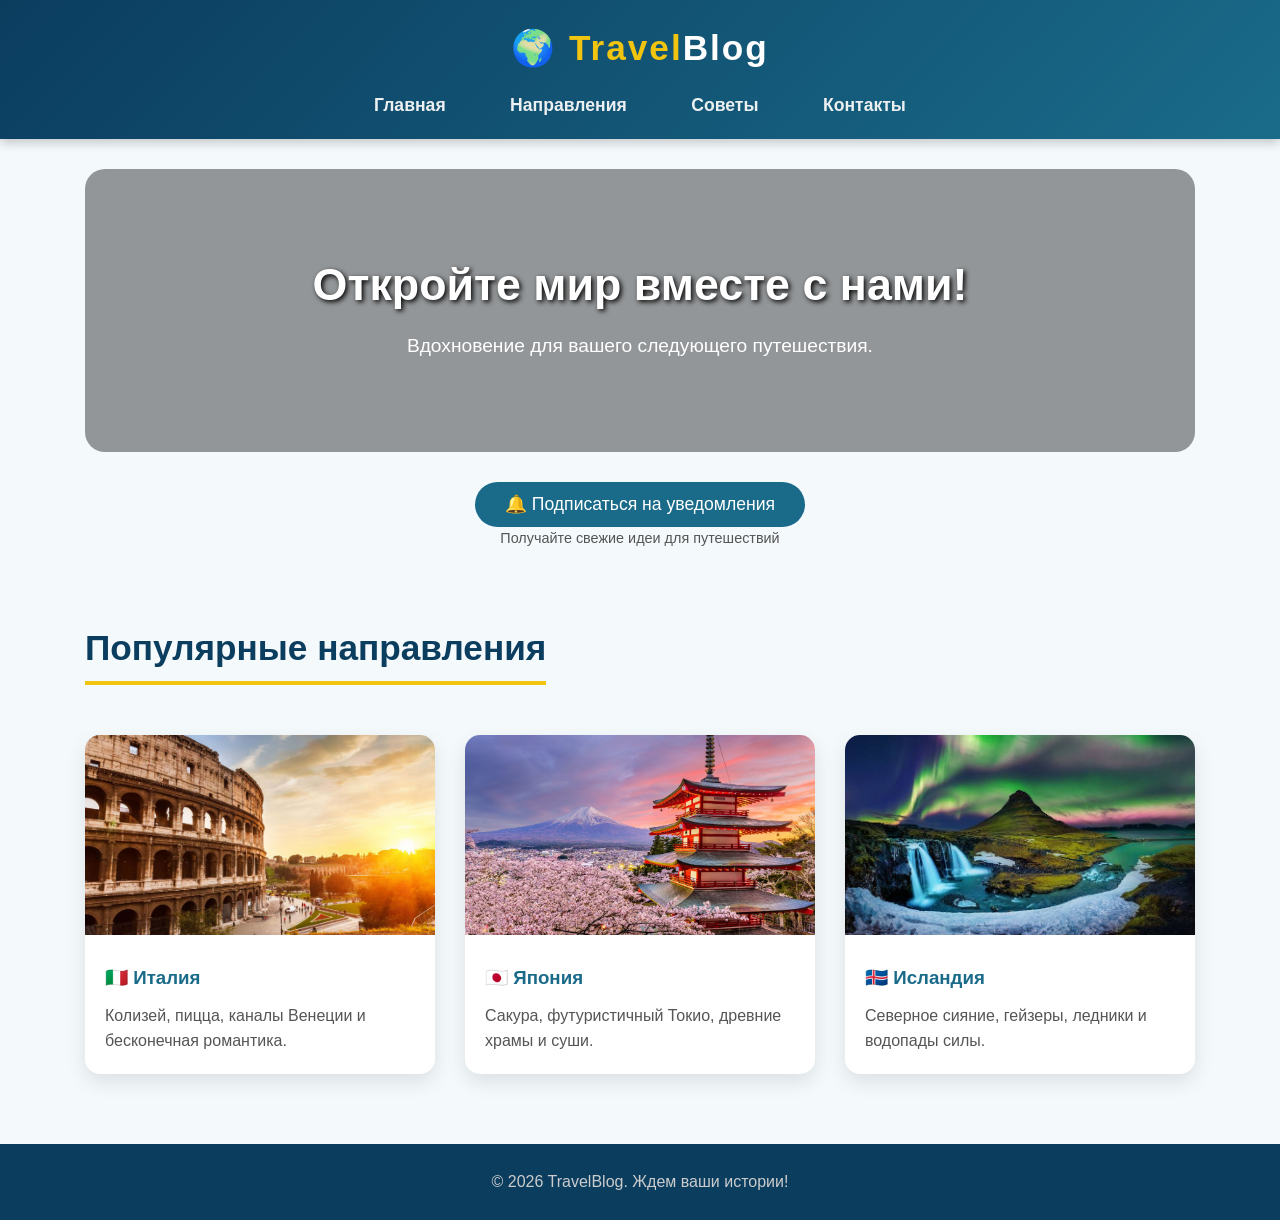
<file: index.html>
<!doctype html>
<html lang="ru">
	<head>
		<meta charset="UTF-8" />
		<meta name="viewport" content="width=device-width, initial-scale=1.0" />
		<title>TravelBlog – главная</title>
		<link rel="manifest" href="manifest.json" />
		<link rel="icon" href="icons/icon-192.png" />
		<meta name="theme-color" content="#0b3d5f" />
		<link rel="stylesheet" href="styles.css" />
		<link rel="apple-touch-icon" href="icons/apple-touch-icon.png" />
	</head>
	<body>
		<header>
			<div class="container">
				<h1>🌍 <span>Travel</span>Blog</h1>
				<nav>
					<a href="index.html">Главная</a>
					<a href="destinations.html">Направления</a>
					<a href="tips.html">Советы</a>
					<a href="contacts.html">Контакты</a>
				</nav>
			</div>
		</header>

		<main class="container">
			<div class="hero">
				<h2>Откройте мир вместе с нами!</h2>
				<p>Вдохновение для вашего следующего путешествия.</p>
			</div>

			<section style="text-align: center; margin: 30px 0">
				<button id="subscribeBtn" class="btn" onclick="subscribeToPush()">
					🔔 Подписаться на уведомления
				</button>
				<p style="font-size: 0.9rem; color: #555">
					Получайте свежие идеи для путешествий
				</p>
			</section>

			<h2 class="section-title">Популярные направления</h2>
			<div class="card-grid">
				<div class="card">
					<img src="images/italy.jpg" alt="Италия" />
					<div class="card-body">
						<h3>🇮🇹 Италия</h3>
						<p>Колизей, пицца, каналы Венеции и бесконечная романтика.</p>
					</div>
				</div>
				<div class="card">
					<img src="images/japan.jpg" alt="Япония" />
					<div class="card-body">
						<h3>🇯🇵 Япония</h3>
						<p>Сакура, футуристичный Токио, древние храмы и суши.</p>
					</div>
				</div>
				<div class="card">
					<img src="images/iceland.jpg" alt="Исландия" />
					<div class="card-body">
						<h3>🇮🇸 Исландия</h3>
						<p>Северное сияние, гейзеры, ледники и водопады силы.</p>
					</div>
				</div>
			</div>
		</main>

		<footer>
			<div class="container">
				<p>© 2026 TravelBlog. Ждем ваши истории!</p>
			</div>
		</footer>

		<script src="app.js"></script>
	</body>
</html>
</file>
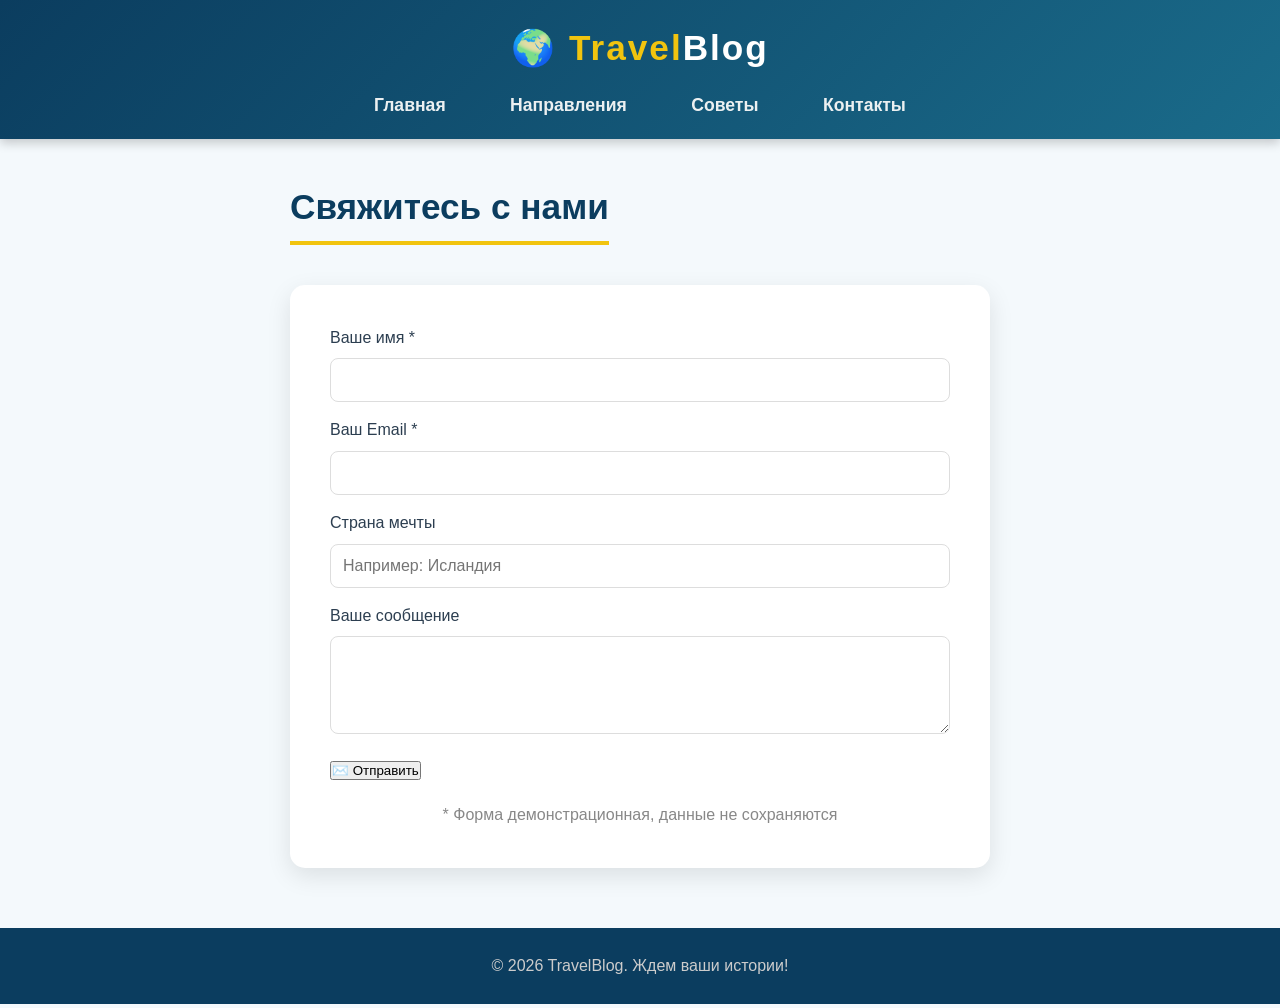
<file: contacts.html>
<!doctype html>
<html lang="ru">
	<head>
		<meta charset="UTF-8" />
		<meta name="viewport" content="width=device-width, initial-scale=1.0" />
		<title>Контакты</title>
		<link rel="manifest" href="/manifest.json" />
		<link rel="icon" href="/icons/icon-192.png" />
		<meta name="theme-color" content="#0b3d5f" />
		<link rel="stylesheet" href="styles.css" />
		<link rel="apple-touch-icon" href="/icons/apple-touch-icon.png" />
	</head>
	<body>
		<header>
			<div class="container">
				<h1>🌍 <span>Travel</span>Blog</h1>
				<nav>
					<a href="index.html">Главная</a>
					<a href="destinations.html">Направления</a>
					<a href="tips.html">Советы</a>
					<a href="contacts.html">Контакты</a>
				</nav>
			</div>
		</header>

		<main class="container">
			<h2 class="section-title">Свяжитесь с нами</h2>

			<div class="form-box">
				<form>
					<label>Ваше имя *</label>
					<input type="text" name="name" required />

					<label>Ваш Email *</label>
					<input type="email" name="email" required />

					<label>Страна мечты</label>
					<input type="text" name="country" placeholder="Например: Исландия" />

					<label>Ваше сообщение</label>
					<textarea name="message" rows="4"></textarea>

					<button
						type="submit"
						onclick="
							alert('Спасибо! Форма демонстрационная (без сохранения в БД).')
						"
					>
						✉️ Отправить
					</button>
				</form>
				<p style="text-align: center; color: #888; margin-top: 20px">
					* Форма демонстрационная, данные не сохраняются
				</p>
			</div>
		</main>

		<footer>
			<div class="container">
				<p>© 2026 TravelBlog. Ждем ваши истории!</p>
			</div>
		</footer>

		<script src="app.js"></script>
	</body>
</html>
</file>
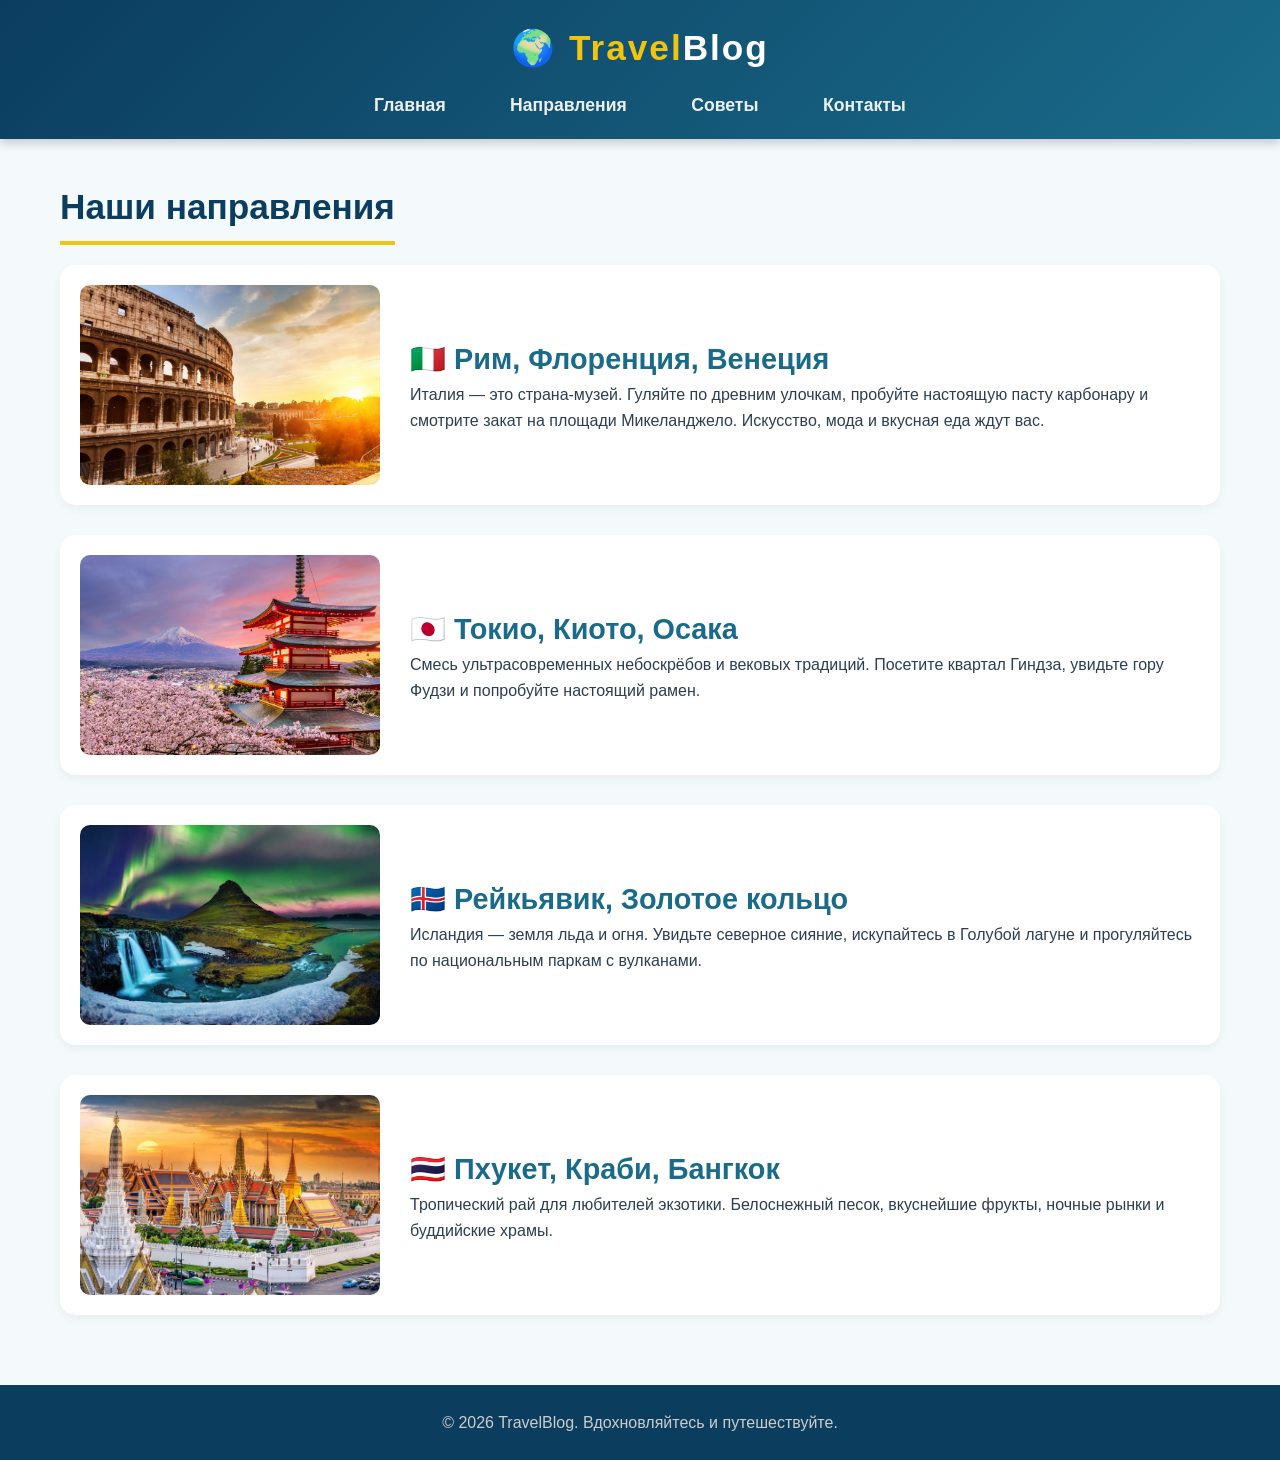
<file: destinations.html>
<!doctype html>
<html lang="ru">
	<head>
		<meta charset="UTF-8" />
		<meta name="viewport" content="width=device-width, initial-scale=1.0" />
		<title>Направления</title>
		<link rel="manifest" href="/manifest.json" />
		<link rel="icon" href="/icons/icon-192.png" />
		<meta name="theme-color" content="#0b3d5f" />
		<link rel="stylesheet" href="styles.css" />
		<link rel="apple-touch-icon" href="/icons/apple-touch-icon.png">
	</head>
	<body>
		<header>
			<div class="container">
				<h1>🌍 <span>Travel</span>Blog</h1>
				<nav>
					<a href="index.html">Главная</a>
					<a href="destinations.html">Направления</a>
					<a href="tips.html">Советы</a>
					<a href="contacts.html">Контакты</a>
				</nav>
			</div>
		</header>

		<main class="container">
			<h2 class="section-title">Наши направления</h2>

			<div class="article-block">
				<img src="images/italy.jpg" alt="Италия" />
				<div class="text">
					<h3>🇮🇹 Рим, Флоренция, Венеция</h3>
					<p>
						Италия — это страна-музей. Гуляйте по древним улочкам, пробуйте
						настоящую пасту карбонару и смотрите закат на площади Микеланджело.
						Искусство, мода и вкусная еда ждут вас.
					</p>
				</div>
			</div>

			<div class="article-block">
				<img src="images/japan.jpg" alt="Япония" />
				<div class="text">
					<h3>🇯🇵 Токио, Киото, Осака</h3>
					<p>
						Смесь ультрасовременных небоскрёбов и вековых традиций. Посетите
						квартал Гиндза, увидьте гору Фудзи и попробуйте настоящий рамен.
					</p>
				</div>
			</div>

			<div class="article-block">
				<img src="images/iceland.jpg" alt="Исландия" />
				<div class="text">
					<h3>🇮🇸 Рейкьявик, Золотое кольцо</h3>
					<p>
						Исландия — земля льда и огня. Увидьте северное сияние, искупайтесь в
						Голубой лагуне и прогуляйтесь по национальным паркам с вулканами.
					</p>
				</div>
			</div>

			<div class="article-block">
				<img src="images/thailand.jpg" alt="Таиланд" />
				<div class="text">
					<h3>🇹🇭 Пхукет, Краби, Бангкок</h3>
					<p>
						Тропический рай для любителей экзотики. Белоснежный песок,
						вкуснейшие фрукты, ночные рынки и буддийские храмы.
					</p>
				</div>
			</div>
		</main>

		<footer>
			<div class="container">
				<p>© 2026 TravelBlog. Вдохновляйтесь и путешествуйте.</p>
			</div>
		</footer>

		<script src="app.js"></script>
	</body>
</html>
</file>
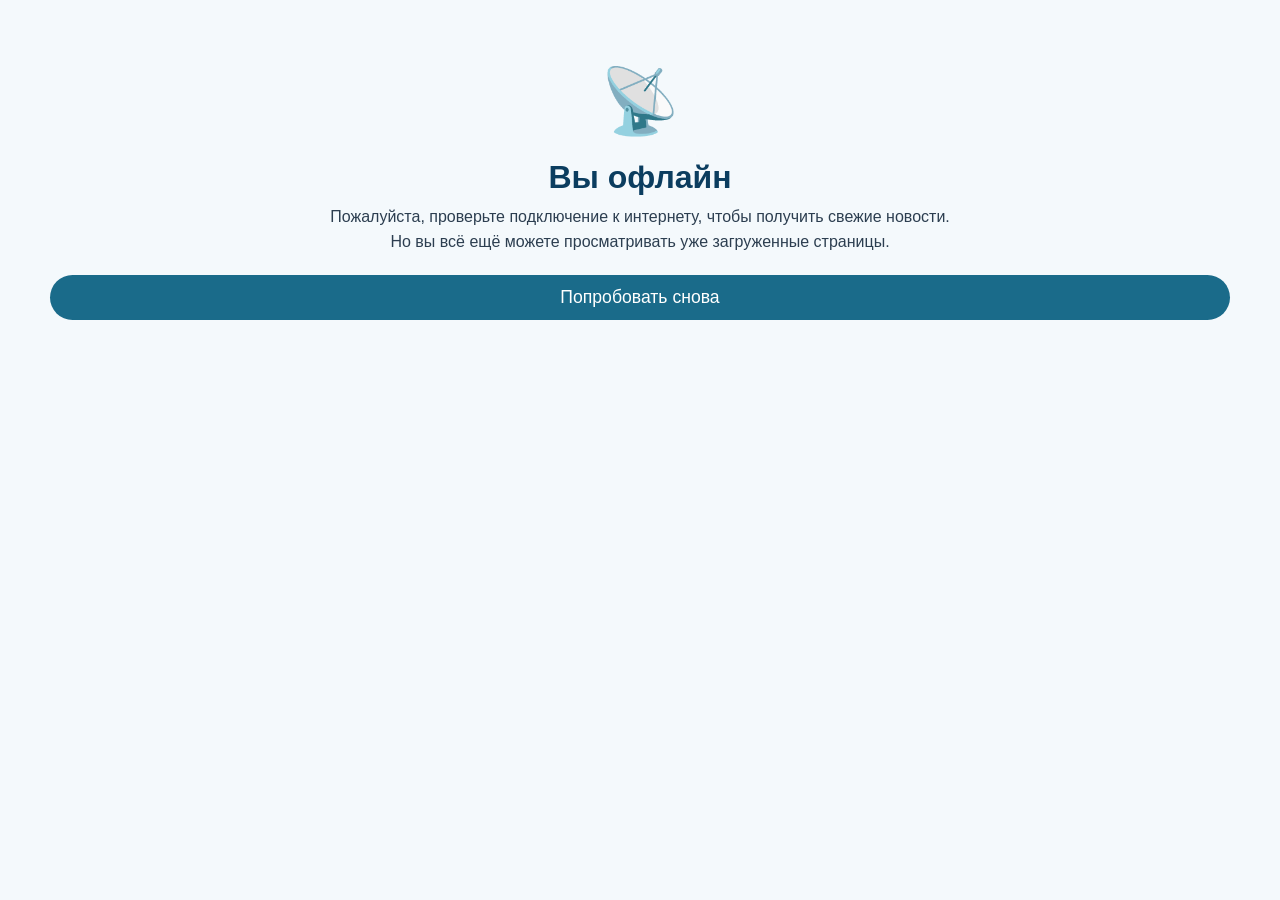
<file: offline.html>
<!doctype html>
<html lang="ru">
	<head>
		<meta charset="UTF-8" />
		<meta name="viewport" content="width=device-width, initial-scale=1.0" />
		<title>Нет соединения</title>
		<link rel="stylesheet" href="styles.css" />
		<style>
			body {
				text-align: center;
				padding: 50px;
				font-family: Arial, sans-serif;
			}
			.offline-icon {
				font-size: 64px;
			}
			h1 {
				color: #0b3d5f;
			}
			.btn {
				margin-top: 20px;
			}
		</style>
		<link rel="apple-touch-icon" href="/icons/apple-touch-icon.png" />
	</head>
	<body>
		<div class="offline-icon">📡</div>
		<h1>Вы офлайн</h1>
		<p>
			Пожалуйста, проверьте подключение к интернету, чтобы получить свежие
			новости.
		</p>
		<p>Но вы всё ещё можете просматривать уже загруженные страницы.</p>
		<button class="btn" onclick="location.reload()">Попробовать снова</button>
	</body>
</html>
</file>
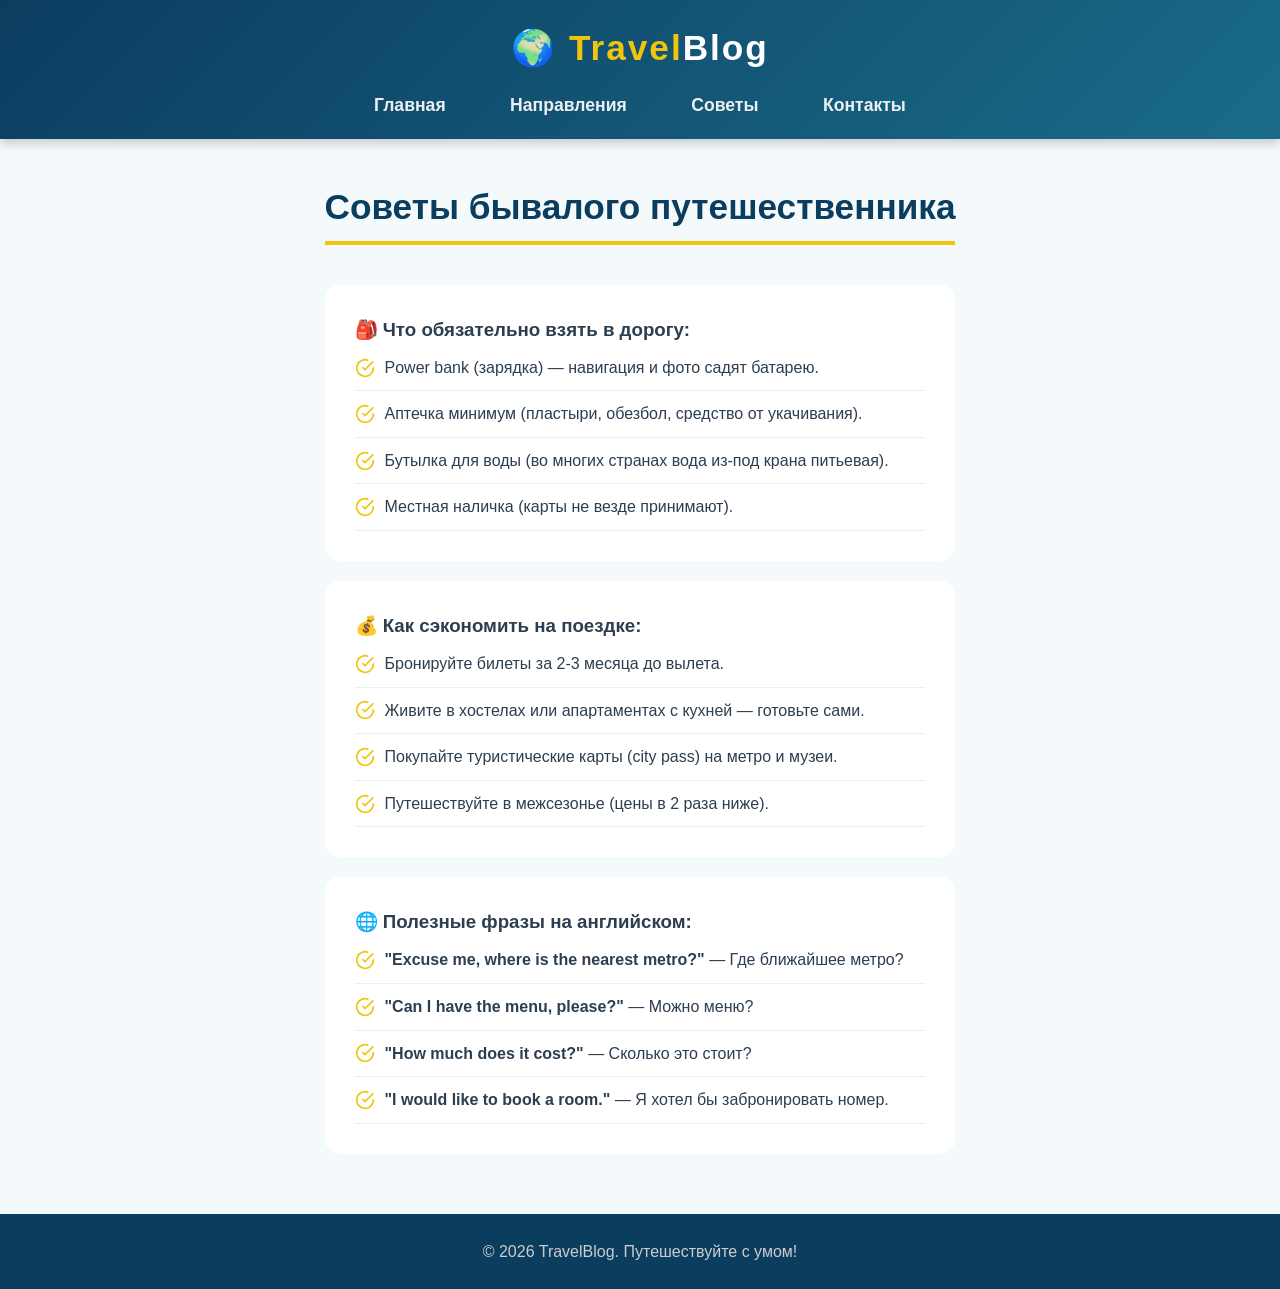
<file: tips.html>
<!doctype html>
<html lang="ru">
	<head>
		<meta charset="UTF-8" />
		<meta name="viewport" content="width=device-width, initial-scale=1.0" />
		<title>Советы туристам</title>
		<link rel="manifest" href="/manifest.json" />
		<link rel="icon" href="/icons/icon-192.png" />
		<meta name="theme-color" content="#0b3d5f" />
		<link rel="stylesheet" href="styles.css" />
		<link rel="apple-touch-icon" href="/icons/apple-touch-icon.png" />
	</head>
	<body>
		<header>
			<div class="container">
				<h1>🌍 <span>Travel</span>Blog</h1>
				<nav>
					<a href="index.html">Главная</a>
					<a href="destinations.html">Направления</a>
					<a href="tips.html">Советы</a>
					<a href="contacts.html">Контакты</a>
				</nav>
			</div>
		</header>

		<main class="container">
			<h2 class="section-title">Советы бывалого путешественника</h2>

			<div class="tips-list">
				<h3>🎒 Что обязательно взять в дорогу:</h3>
				<ul>
					<li>Power bank (зарядка) — навигация и фото садят батарею.</li>
					<li>Аптечка минимум (пластыри, обезбол, средство от укачивания).</li>
					<li>
						Бутылка для воды (во многих странах вода из-под крана питьевая).
					</li>
					<li>Местная наличка (карты не везде принимают).</li>
				</ul>
			</div>

			<div class="tips-list">
				<h3>💰 Как сэкономить на поездке:</h3>
				<ul>
					<li>Бронируйте билеты за 2-3 месяца до вылета.</li>
					<li>Живите в хостелах или апартаментах с кухней — готовьте сами.</li>
					<li>Покупайте туристические карты (city pass) на метро и музеи.</li>
					<li>Путешествуйте в межсезонье (цены в 2 раза ниже).</li>
				</ul>
			</div>

			<div class="tips-list">
				<h3>🌐 Полезные фразы на английском:</h3>
				<ul>
					<li>
						<b>"Excuse me, where is the nearest metro?"</b> — Где ближайшее
						метро?
					</li>
					<li><b>"Can I have the menu, please?"</b> — Можно меню?</li>
					<li><b>"How much does it cost?"</b> — Сколько это стоит?</li>
					<li>
						<b>"I would like to book a room."</b> — Я хотел бы забронировать
						номер.
					</li>
				</ul>
			</div>
		</main>

		<footer>
			<div class="container">
				<p>© 2026 TravelBlog. Путешествуйте с умом!</p>
			</div>
		</footer>

		<script src="app.js"></script>
	</body>
</html>
</file>
<file: styles.css>
* {
	margin: 0;
	padding: 0;
	box-sizing: border-box;
}

body {
	font-family: 'Segoe UI', Tahoma, Geneva, Verdana, sans-serif;
	background-color: #f4f9fc;
	color: #2c3e50;
	line-height: 1.6;
	min-height: 100vh;
	display: flex;
	flex-direction: column;
}

.container {
	max-width: 1200px;
	margin: 0 auto;
	padding: 0 20px;
}

header {
	background: linear-gradient(135deg, #0b3d5f, #1a6b8a);
	color: #fff;
	padding: 20px 0;
	box-shadow: 0 4px 10px rgba(0, 0, 0, 0.2);
}

header h1 {
	font-size: 2.2rem;
	text-align: center;
	letter-spacing: 2px;
}

header h1 span {
	color: #f1c40f;
}

nav {
	text-align: center;
	margin-top: 15px;
}

nav a {
	color: #ecf0f1;
	text-decoration: none;
	margin: 0 18px;
	font-size: 1.1rem;
	font-weight: 600;
	padding: 8px 12px;
	border-radius: 20px;
	transition: 0.3s;
}

nav a:hover {
	background-color: #f1c40f;
	color: #0b3d5f;
}

main {
	flex: 1 0 auto;
	padding: 20px 0;
}

.hero {
	background: url('https://picsum.photos/seed/travel/1600/400') no-repeat center
		center/cover;
	color: white;
	padding: 80px 20px;
	text-align: center;
	border-radius: 20px;
	margin: 30px 0;
	box-shadow: inset 0 0 0 1000px rgba(0, 0, 0, 0.4);
}

.hero h2 {
	font-size: 2.8rem;
	text-shadow: 2px 2px 5px black;
}

.hero p {
	font-size: 1.2rem;
	max-width: 600px;
	margin: 10px auto;
}

.section-title {
	text-align: center;
	font-size: 2.2rem;
	margin: 40px 0 20px;
	color: #0b3d5f;
	border-bottom: 4px solid #f1c40f;
	display: inline-block;
	padding-bottom: 5px;
}

.card-grid {
	display: flex;
	flex-wrap: wrap;
	gap: 30px;
	justify-content: center;
	margin: 30px 0;
}

.card {
	background: #fff;
	border-radius: 15px;
	box-shadow: 0 8px 20px rgba(0, 0, 0, 0.1);
	overflow: hidden;
	flex: 1 1 280px;
	max-width: 350px;
	transition: transform 0.3s;
}

.card:hover {
	transform: translateY(-8px);
}

.card img {
	width: 100%;
	height: 200px;
	object-fit: cover;
}

.card-body {
	padding: 20px;
}

.card-body h3 {
	color: #1a6b8a;
	margin-bottom: 10px;
}

.card-body p {
	color: #555;
}

.article-block {
	display: flex;
	flex-wrap: wrap;
	align-items: center;
	gap: 30px;
	background: #fff;
	padding: 20px;
	border-radius: 15px;
	margin-bottom: 30px;
	box-shadow: 0 4px 10px rgba(0, 0, 0, 0.05);
}

.article-block img {
	width: 100%;
	max-width: 300px;
	height: 200px;
	object-fit: cover;
	border-radius: 10px;
	flex: 1 1 200px;
}

.article-block .text {
	flex: 2 1 300px;
}

.article-block .text h3 {
	color: #1a6b8a;
	font-size: 1.8rem;
}

.tips-list {
	background: #fff;
	padding: 30px;
	border-radius: 15px;
	margin: 20px 0;
}

.tips-list ul {
	list-style-type: none;
}

.tips-list ul li {
	padding: 10px 0;
	border-bottom: 1px solid #eee;
	padding-left: 30px;
	background: url('data:image/svg+xml;utf8,<svg xmlns="http://www.w3.org/2000/svg" width="16" height="16" viewBox="0 0 24 24" fill="none" stroke="%23f1c40f" stroke-width="2"><path d="M22 11.08V12a10 10 0 1 1-5.93-9.14"/><polyline points="22 4 12 14.01 9 11.01"/></svg>')
		left center no-repeat;
	background-size: 20px;
}

.form-box {
	background: #fff;
	padding: 40px;
	border-radius: 15px;
	box-shadow: 0 8px 25px rgba(0, 0, 0, 0.1);
	max-width: 700px;
	margin: 20px auto;
}

.form-box input,
.form-box textarea {
	width: 100%;
	padding: 12px;
	margin: 8px 0 15px;
	border: 1px solid #ddd;
	border-radius: 8px;
	font-size: 1rem;
}

.btn {
	background: #1a6b8a;
	color: #fff;
	border: none;
	padding: 12px 30px;
	border-radius: 30px;
	font-size: 1.1rem;
	cursor: pointer;
	transition: 0.3s;
}

.btn:hover {
	background: #f1c40f;
	color: #0b3d5f;
}

.btn:disabled {
	opacity: 0.6;
	cursor: default;
}

footer {
	background: #0b3d5f;
	color: #ccc;
	text-align: center;
	padding: 25px 0;
	margin-top: 40px;
	flex-shrink: 0;
}
</file>
